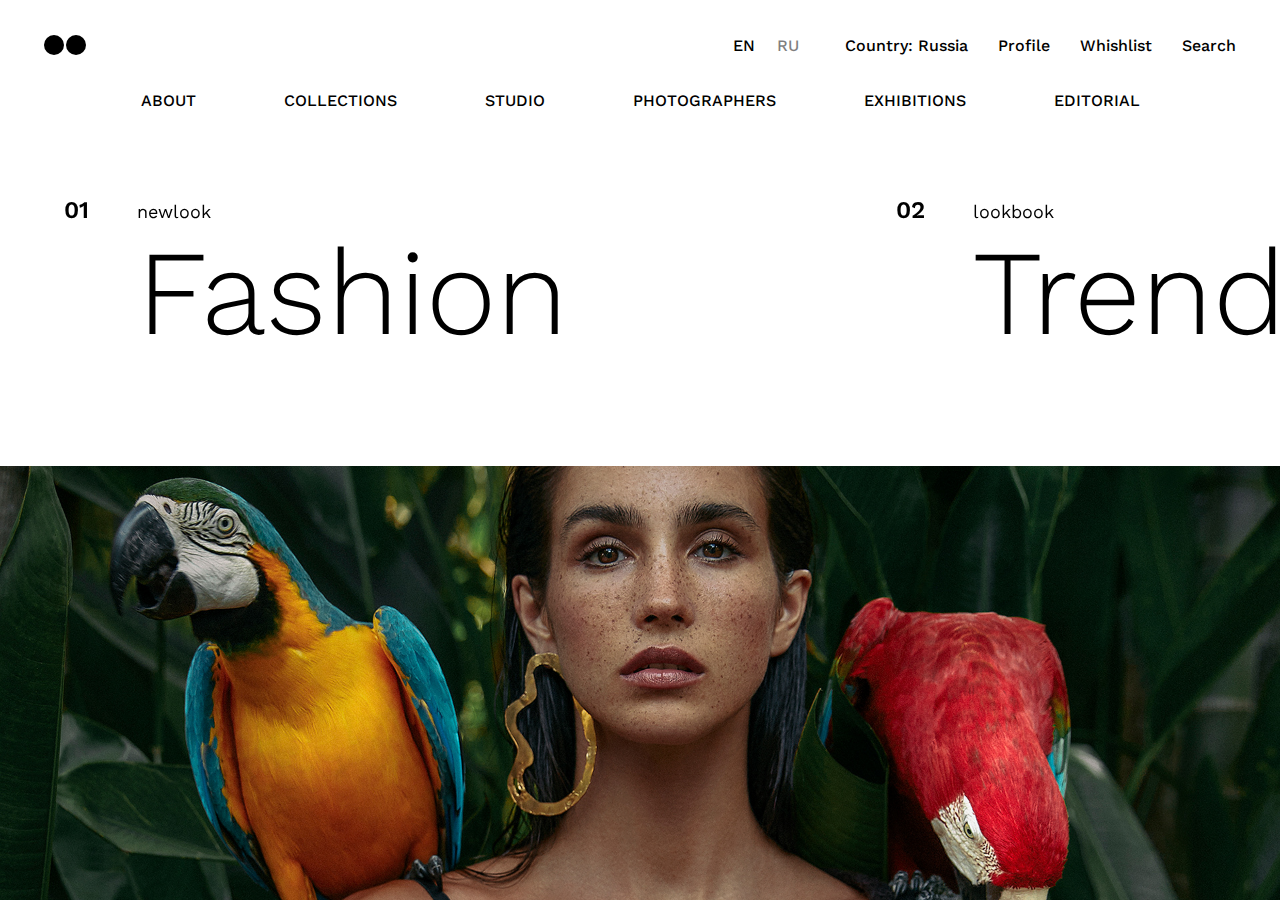
<file: Practice/Project4/index.html>
<!DOCTYPE html>
<html lang="en">
<head>
    <meta charset="UTF-8">
    <meta name="viewport" content="width=device-width, initial-scale=1.0">
    <title>Document</title>
    <link rel="stylesheet" href="style.css">
</head>
<body>
    <main>
        <div id="nav">
            <div id="circle">
                <div id="c1" class="c"></div>
                <div id="c2" class="c"></div>
            </div>
            <div id="options">
                <h4 class="lang">EN</h4>
                <h4 class="lang">RU</h4>
                <h4>Country: Russia</h4>
                <h4>Profile</h4>
                <h4>Whishlist</h4>
                <h4>Search</h4>
            </div>
        </div>
        <div id="nav-sec">
            <h4>ABOUT</h4>
            <h4>COLLECTIONS</h4>
            <h4>STUDIO</h4>
            <h4>PHOTOGRAPHERS</h4>
            <h4>EXHIBITIONS</h4>
            <h4>EDITORIAL</h4>
        </div>
        <div id="content">
            <div id="text-scroll">
                <div class="elem" id="p2">
                    <h2>01</h2>
                    <div id="inner-text" class="inner-elem">
                        <h5>newlook</h5>
                        <h1>Fashion</h1>
                    </div>
                </div>
                <div class="elem" id="p1">
                    <h2>02</h2>
                    <div id="inner-text" class="inner-elem">
                        <h5>lookbook</h5>
                        <h1>Trendline</h1>
                    </div>
                </div>
                <div class="elem" id="p3">
                    <h2>03</h2>
                    <div id="inner-text" class="inner-elem">
                        <h5>beauty</h5>
                        <h1>Fairy Tale</h1>
                    </div>
                </div>
                <div class="elem" id="p4">
                    <h2>04</h2>
                    <div id="inner-text" class="inner-elem">
                        <h5>vibes</h5>
                        <h1>Culture</h1>
                    </div>
                </div>
            </div>
            <div id="img-scroll">
                <div id="img1" class="img-content"></div>
                <div id="img2" class="img-content"></div>
                <div id="img3" class="img-content"></div>
                <div id="img4" class="img-content"></div>
            </div>
        </div>
    </main>
</body>
</html>
</file>
<file: Practice/Project4/style.css>
@import url('https://fonts.googleapis.com/css2?family=Work+Sans:ital,wght@0,100..900;1,100..900&display=swap');

* {
    margin: 0;
    padding: 0;
    box-sizing: border-box;
}

html, body {
    height: 100%;
    width: 100%;
}

main {
    width: 100%;
    height: 100%;
    font-family: "Work Sans", sans-serif;
}

#nav {
    width: 100%;
    height: 55px;
    /* background-color: rebeccapurple; */
    display: flex;
    justify-content: space-between;
    align-items: end;
    padding: 0 44px;
}
.c {
    height: 20px;
    width: 20px;
    background-color: black;
    border-radius: 50%;
}
#circle {
    display: flex;
    gap: 2px;
}

#options {
    display: flex;
    gap: 30px
}
#options h4 {
    font-weight: 500;
}
#options h4:nth-child(2){
    margin-right: 1rem;
    margin-left: -0.5rem;
    opacity: 0.5;
}

#nav-sec {
    display: flex;
    width: 100%;
    height: 55px;
    /* background-color: red; */
    gap: 5.5rem;
    align-items: end;
    justify-content: center;
    padding: 0 45px;
}
#nav-sec h4 {
    font-weight: 500;
}
#nav-sec h4:hover {
    color: rgb(0, 174, 38);
}

#content {
    width: 100%;
    height: calc(100% - 110px);
}

#text-scroll {
    width: 100%;
    height: 45%;
    display: flex;
    flex-wrap: nowrap;
    overflow-x: auto;
}
#text-scroll::-webkit-scrollbar{
    background-color: transparent;
    height: 5px;
}
#text-scroll::-webkit-scrollbar-thumb {
    background-color: orangered;
}


.elem {
    flex-shrink: 0;
    width: 65%;
    height: 100%;
    padding: 5.4rem 0 0 4rem;
    display: flex;
    gap: 3rem;
    /* background-color: red; */
}
.inner-elem {
    margin-top: 5px;
}
.inner-elem h5 {
    font-weight: 400;
    font-size: 18px;
}
.inner-elem h1 {
    font-size: 120px;
    font-weight: 300;
}
.elem h2 {
    font-weight: 600;
}

#img-scroll {
    width: 100%;
    height: 55%;
    background-color: aliceblue;
    display: flex;
    flex-wrap: nowrap;
    overflow-x: auto;
}
#img-scroll::-webkit-scrollbar{
    display: none;
}
.img-content {
    flex-shrink: 0;
}
#img1{
    width: 100%;
    height: 100%;
    background-image: url(./img/img1.jpg);
    background-size: cover;
    background-position: 0 12%;
}
#img2{
    width: 100%;
    height: 100%;
    background-image: url(./img/img4.jpg);
    background-size: cover;
    background-position: 0 28%;
}
#img3{
    width: 100%;
    height: 100%;
    background-image: url(./img/img5.jpg);
    background-size: cover;
    background-position: 0 50%;
}
#img4{
    width: 100%;
    height: 100%;
    background-image: url(./img/img6.jpeg);
    background-size: cover;
    background-position: 0 42%;
}
</file>
